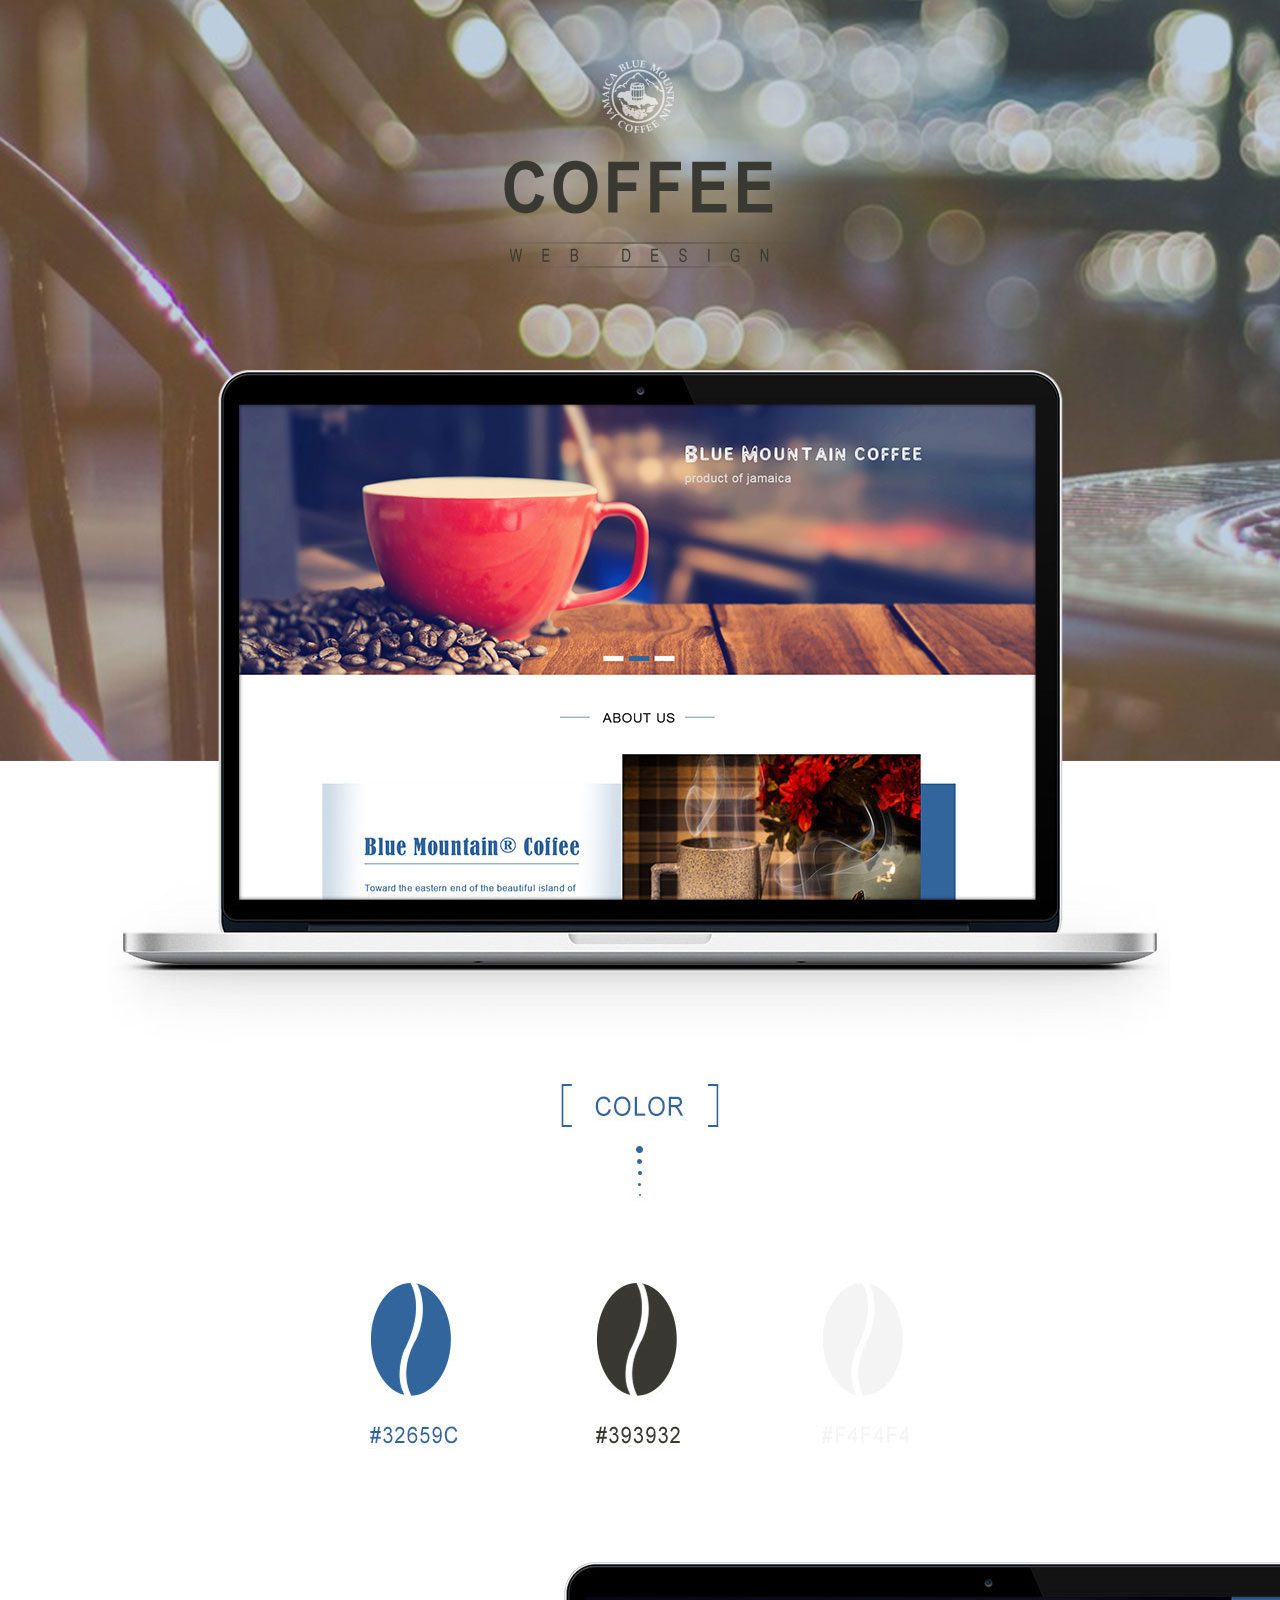
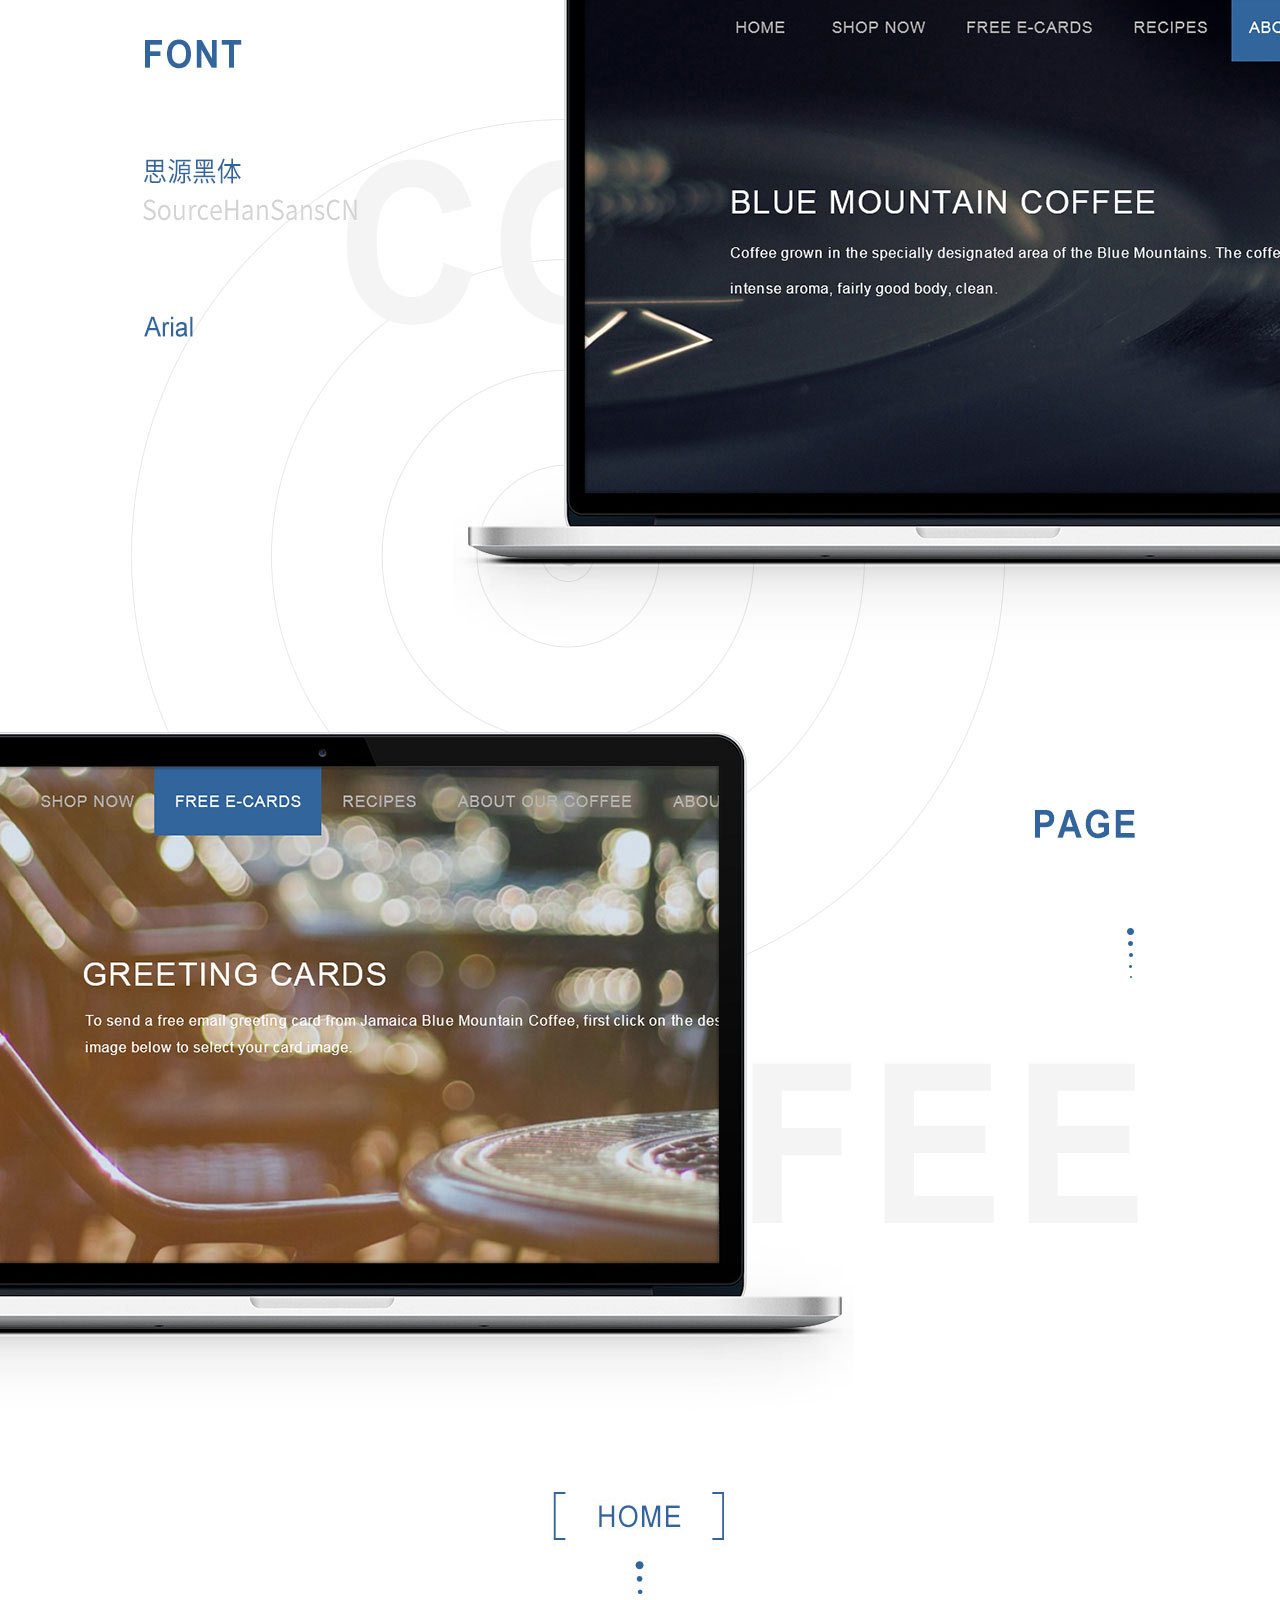
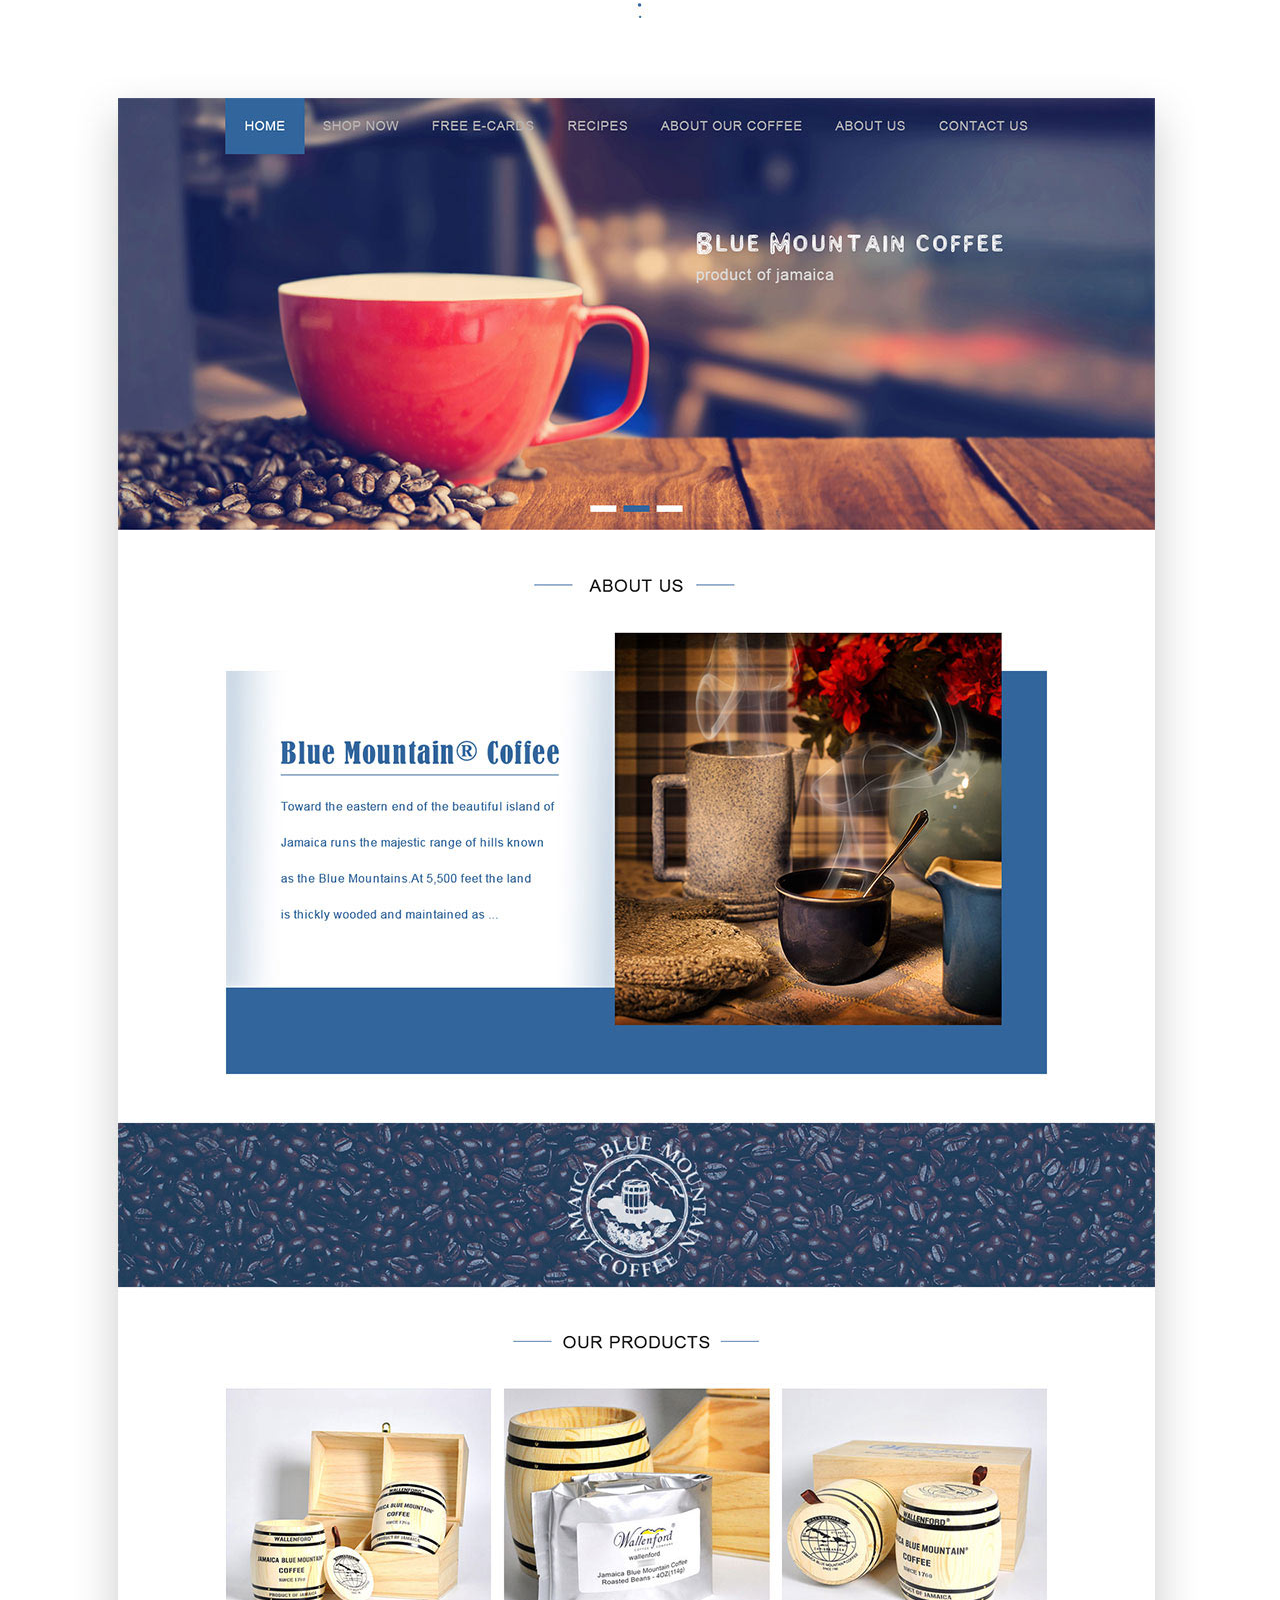
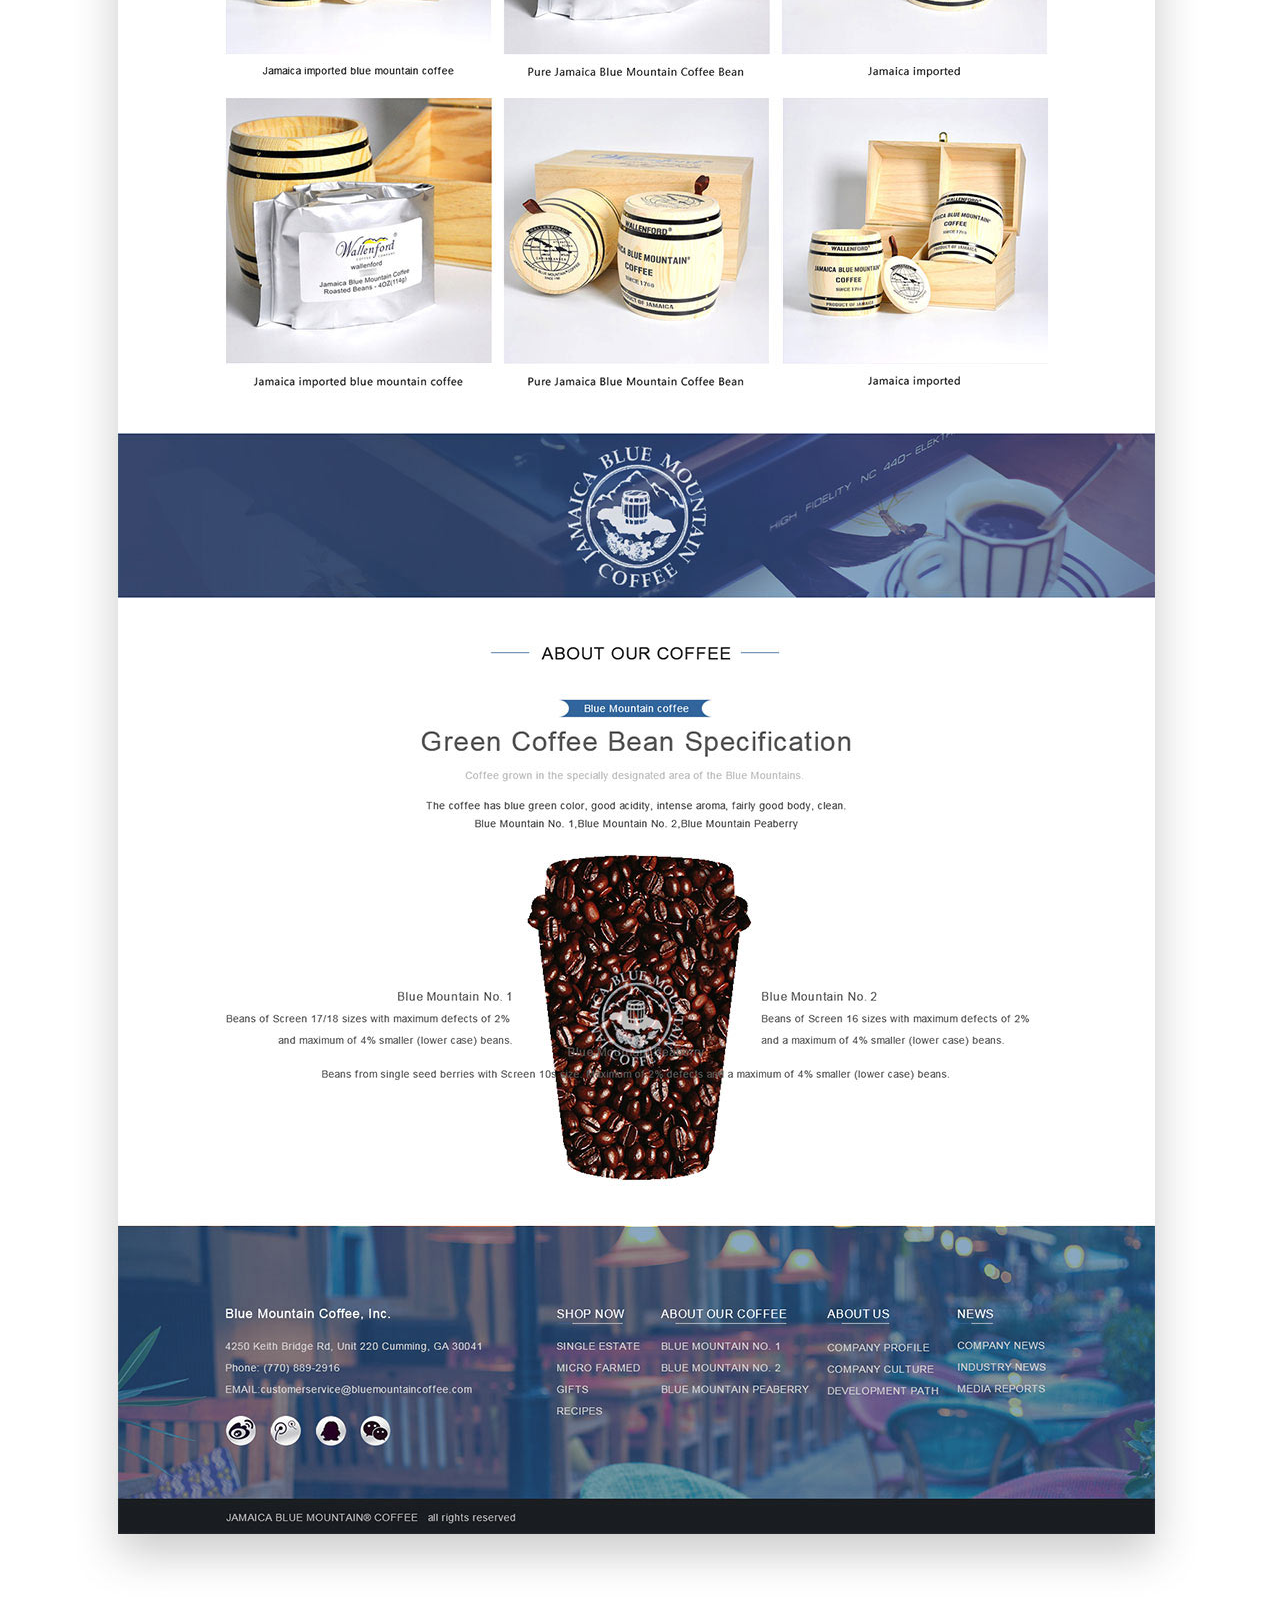
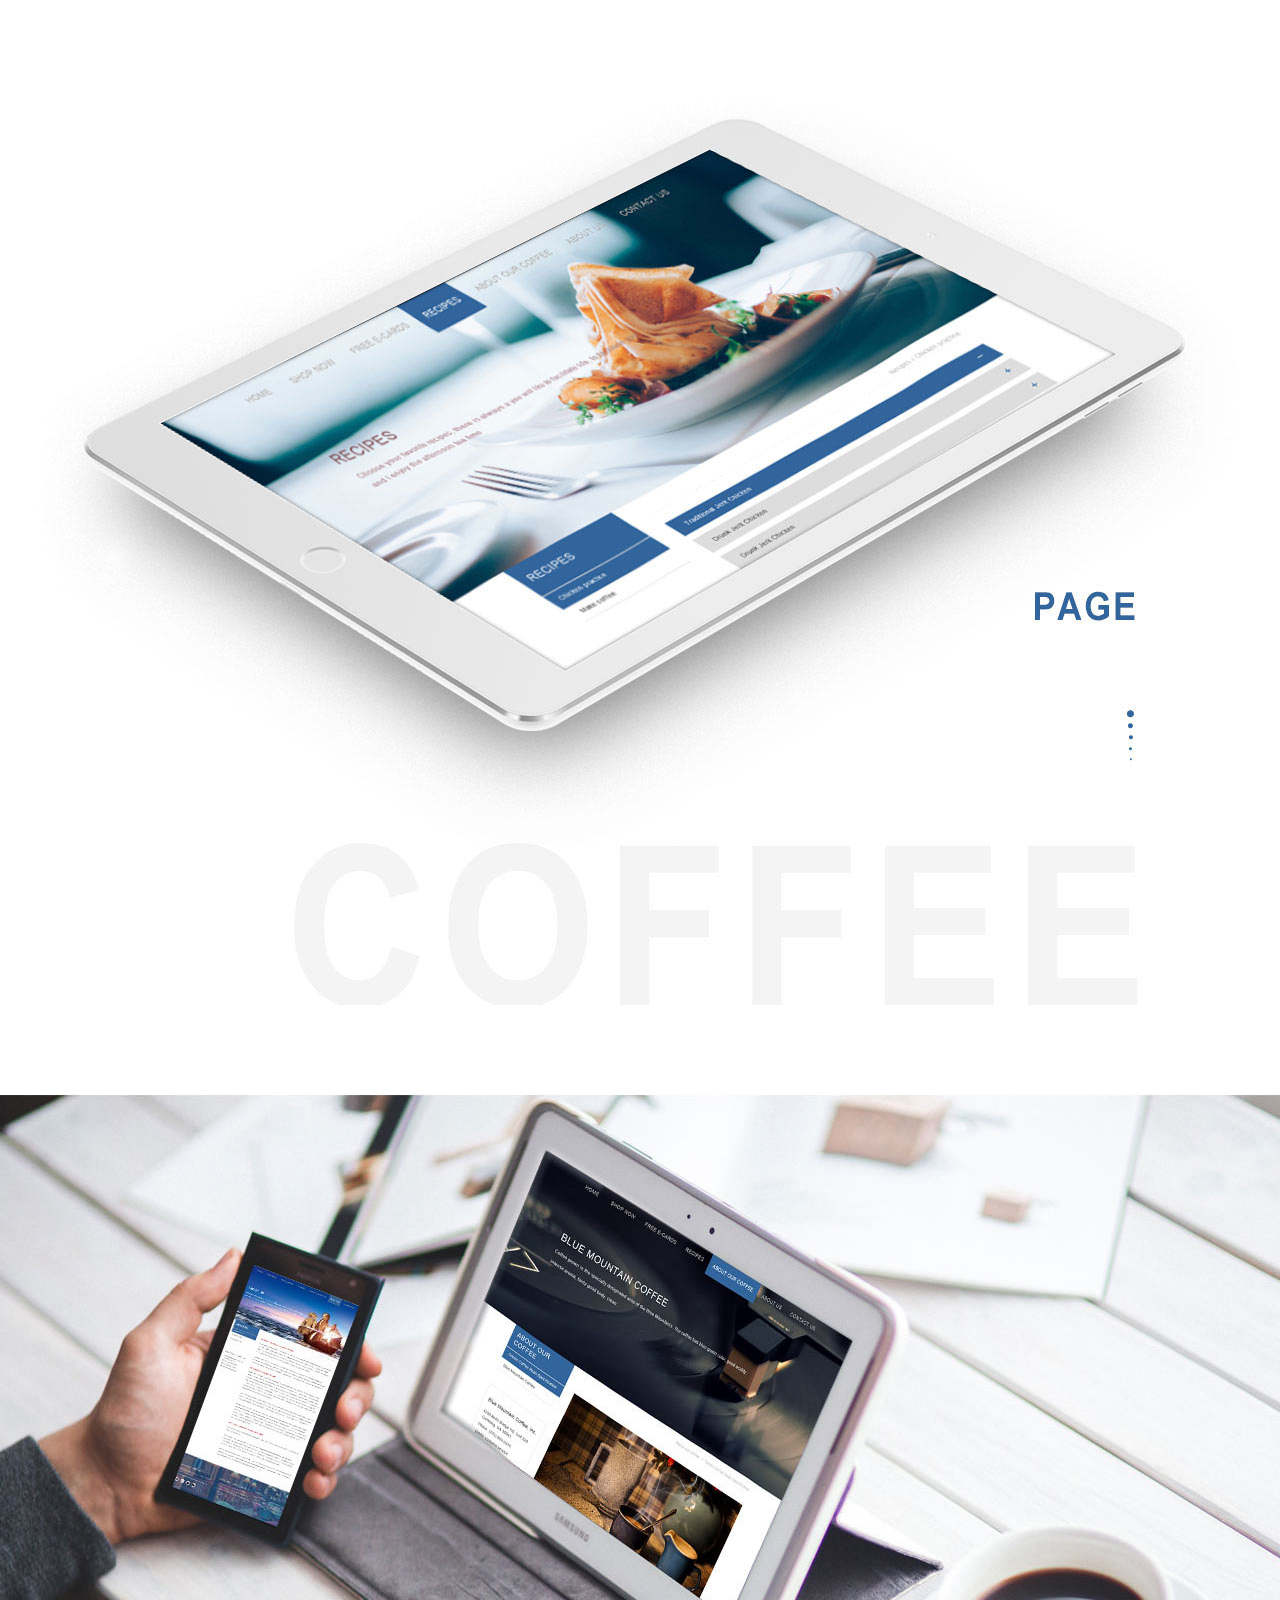
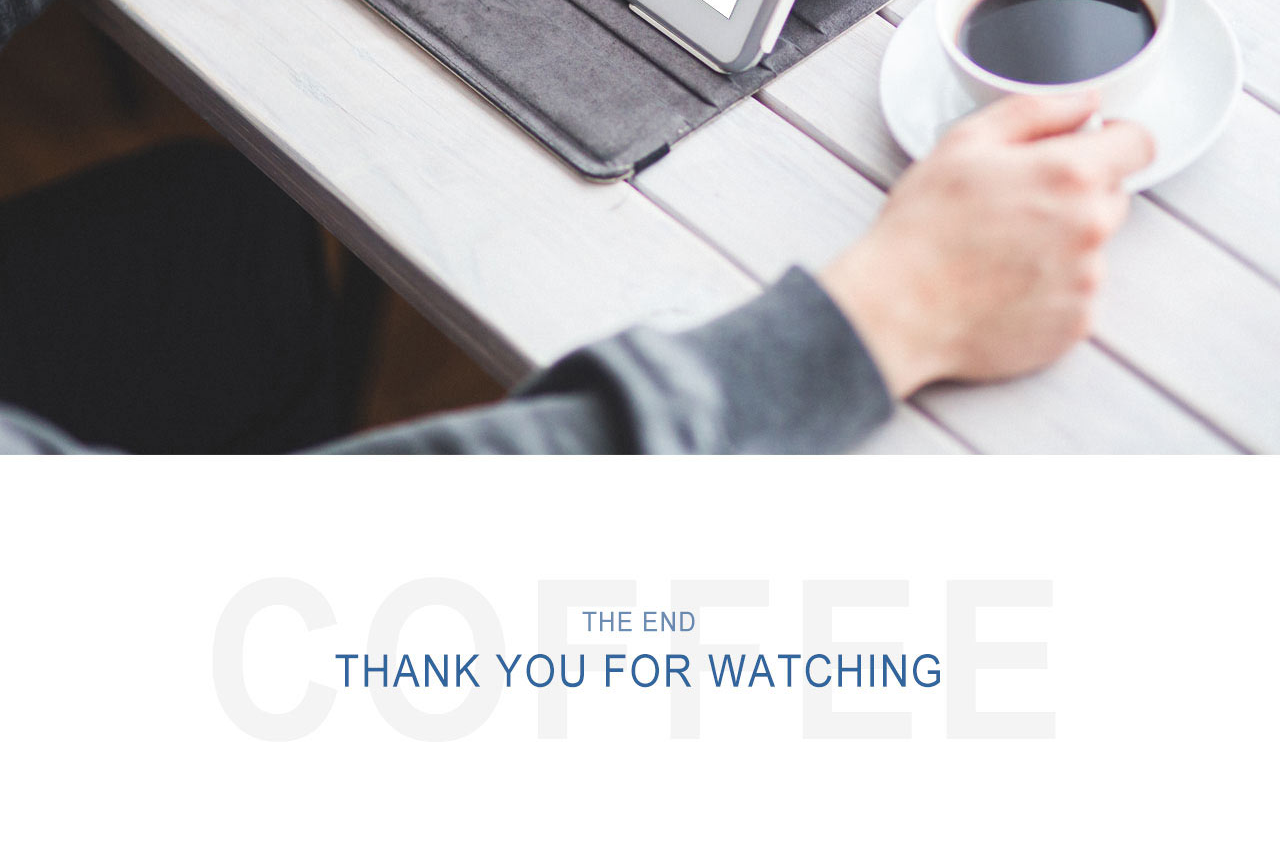
<file: coffee_index.html>
<!DOCTYPE html PUBLIC "-//W3C//DTD XHTML 1.0 Transitional//EN" "http://www.w3.org/TR/xhtml1/DTD/xhtml1-transitional.dtd">
<html xmlns="http://www.w3.org/1999/xhtml">
<head>
<meta http-equiv="Content-Type" content="text/html; charset=utf-8" />
<title>mo&co </title>
<style>
body{
	    margin:0 auto;
		padding:0;
		max-width:1280px;
	}
body img{
		width:100%;
		height:auto;
		text-align:center;
		vertical-align:middle;
		margin:0 auto;
		padding:0;
		}
        </style>
</head>

<body>
<img src="coffee_img/coffee_01.jpg" />
<img src="coffee_img/coffee_02.jpg" />
<img src="coffee_img/coffee_03.jpg" />
<img src="coffee_img/coffee_04.jpg" />
<img src="coffee_img/coffee_05.jpg" />
<img src="coffee_img/coffee_06.jpg" />
<img src="coffee_img/coffee_07.jpg" />
<img src="coffee_img/coffee_08.jpg" />
<img src="coffee_img/coffee_09.jpg" />
<img src="coffee_img/coffee_10.jpg" />
<img src="coffee_img/coffee_11.jpg" />
<img src="coffee_img/coffee_12.jpg" />
<img src="coffee_img/coffee_13.jpg" />
</body>
</html>
</file>
